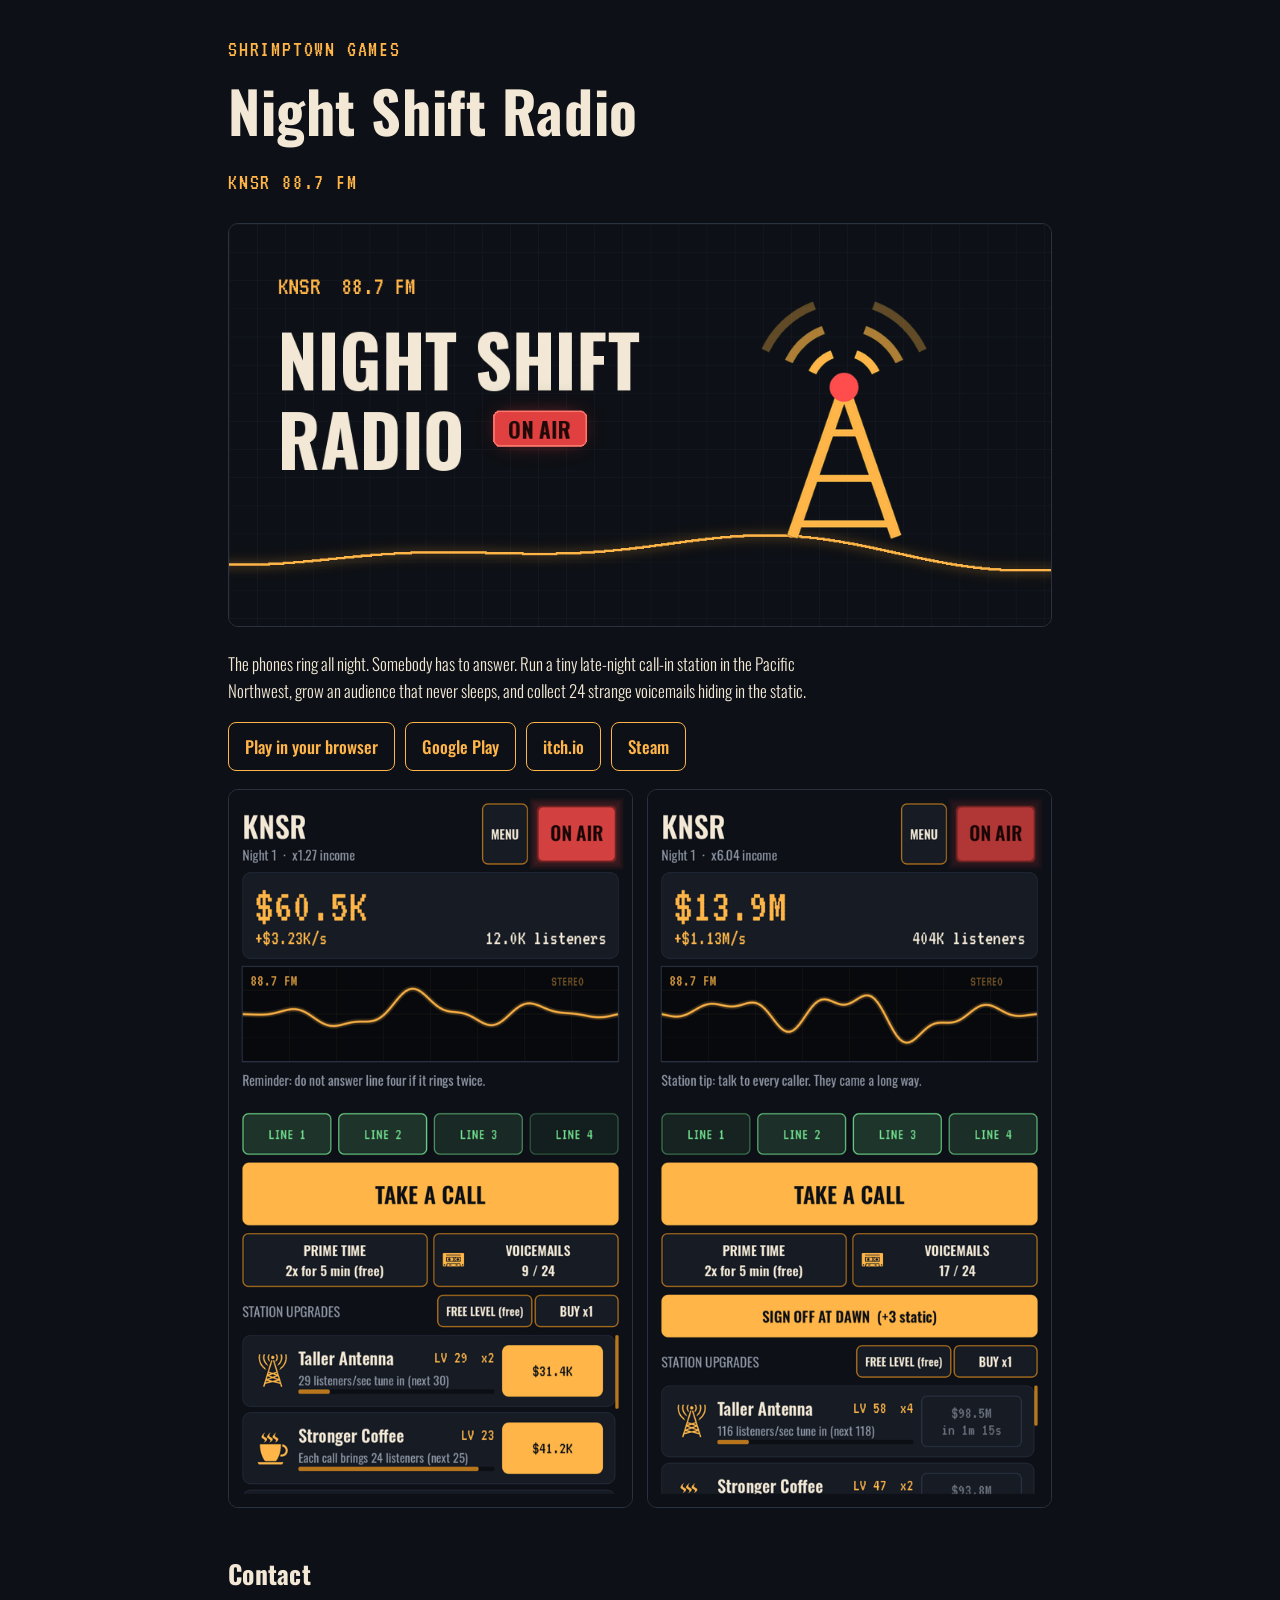
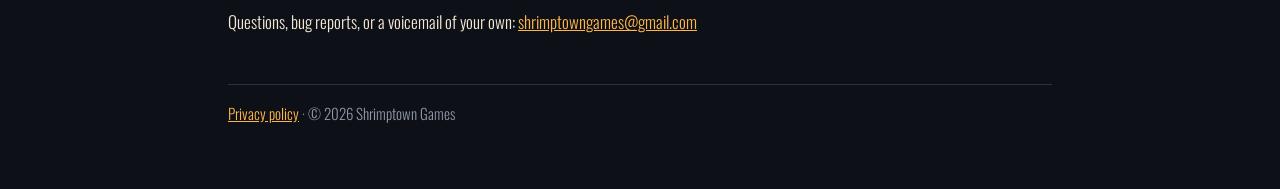
<file: index.html>
<!doctype html>
<html lang="en">
<head>
<meta charset="utf-8">
<meta name="viewport" content="width=device-width, initial-scale=1">
<title>Shrimptown Games</title>
<meta name="description" content="Shrimptown Games makes small, cozy-strange games. First up: Night Shift Radio, an idle game about running a late-night call-in radio station.">
<link rel="stylesheet" href="https://fonts.googleapis.com/css2?family=Oswald:wght@300;500;700&family=VT323&display=swap">
<link rel="stylesheet" href="style.css">
<link rel="icon" href="icon.png">
</head>
<body>
<div class="wrap">
<header>
  <div class="call">SHRIMPTOWN GAMES</div>
</header>
<main>
  <h1>Night Shift Radio</h1>
  <p class="call">KNSR 88.7 FM</p>
  <img class="banner" src="banner.png" alt="Night Shift Radio: a radio tower on the air at night">
  <p>The phones ring all night. Somebody has to answer. Run a tiny late-night call-in station in the Pacific Northwest, grow an audience that never sleeps, and collect 24 strange voicemails hiding in the static.</p>
  <div class="stores">
    <!-- Swap each href for the real store link once the game is live. Delete any you don't use. -->
    <a href="#">Play in your browser</a>
    <a href="#">Google Play</a>
    <a href="#">itch.io</a>
    <a href="#">Steam</a>
  </div>
  <div class="shots">
    <img src="shot1.png" alt="The station screen with phone lines lit and upgrades">
    <img src="shot2.png" alt="Sign Off at Dawn, ready to start the next night">
  </div>
  <h2>Contact</h2>
  <p>Questions, bug reports, or a voicemail of your own: <a href="mailto:shrimptowngames@gmail.com">shrimptowngames@gmail.com</a></p>
</main>
<footer>
  <a href="privacy.html">Privacy policy</a> · © 2026 Shrimptown Games
</footer>
</div>
</body>
</html>
</file>
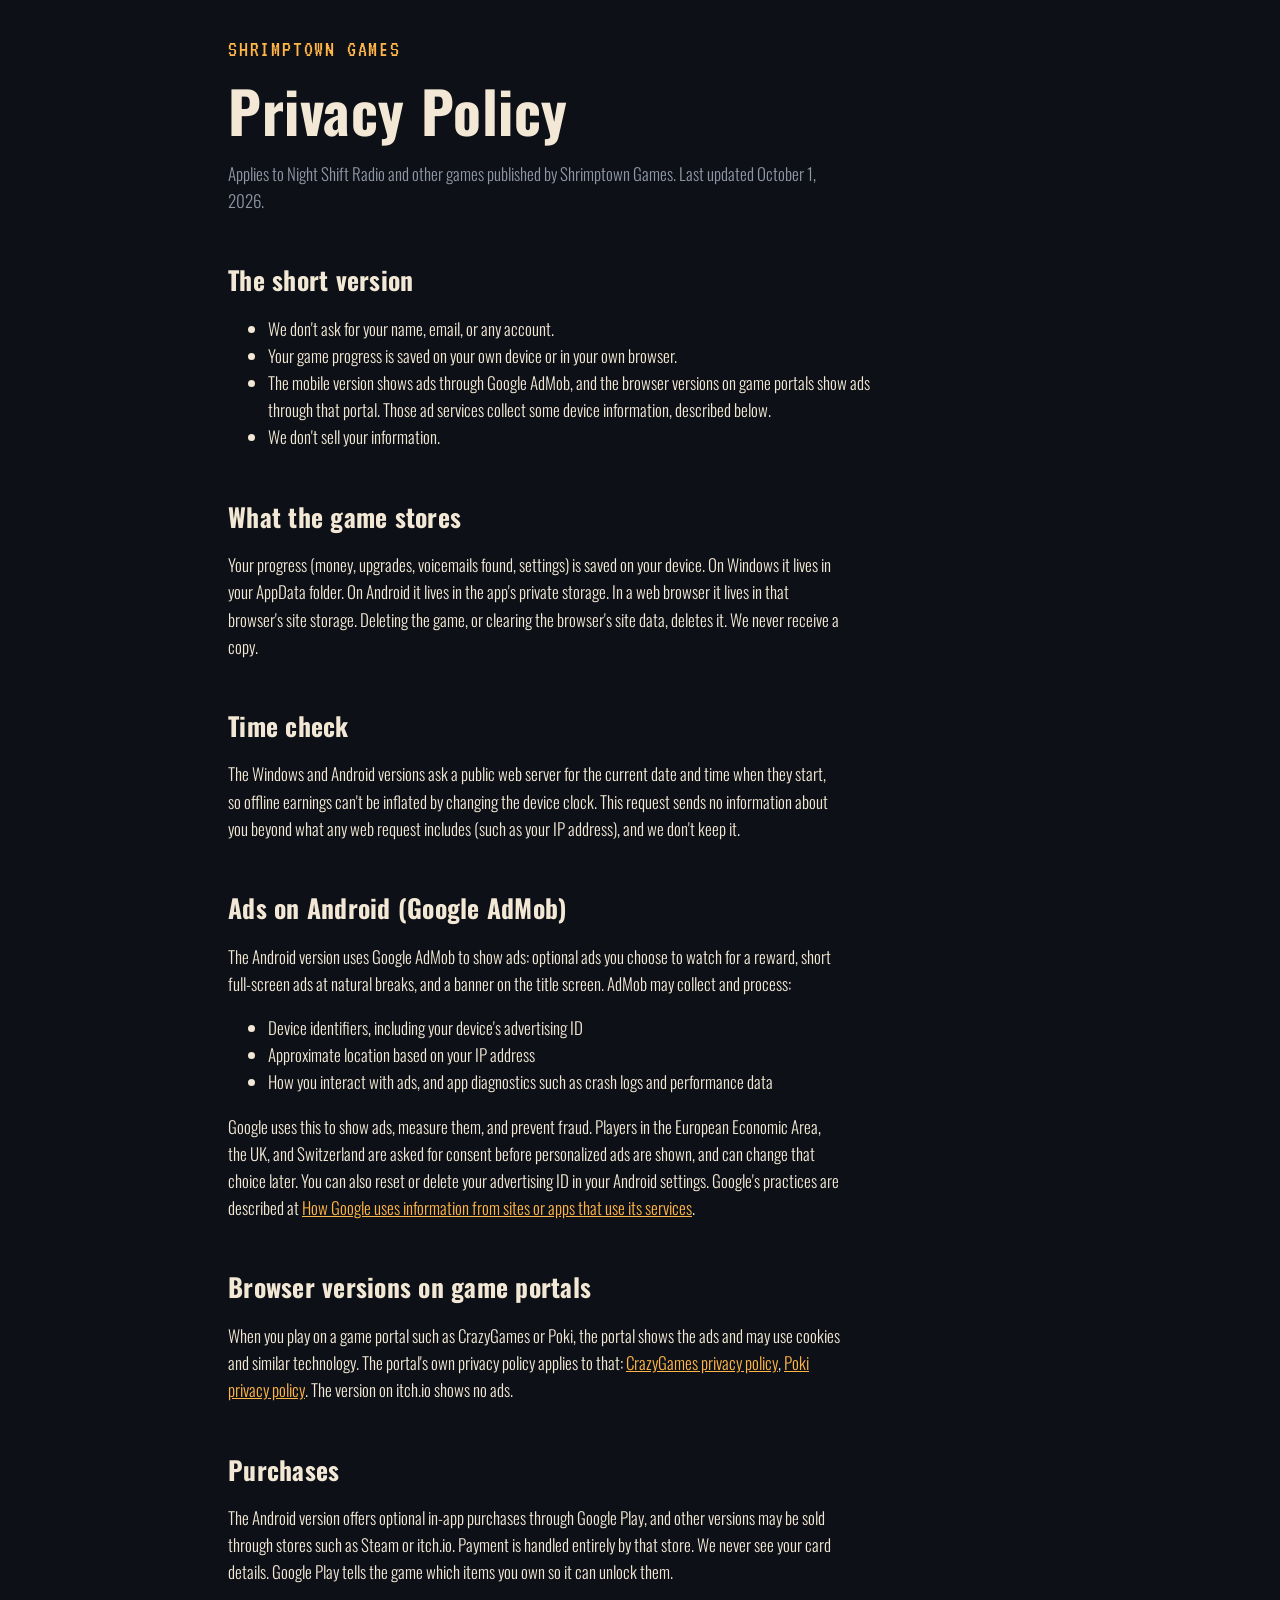
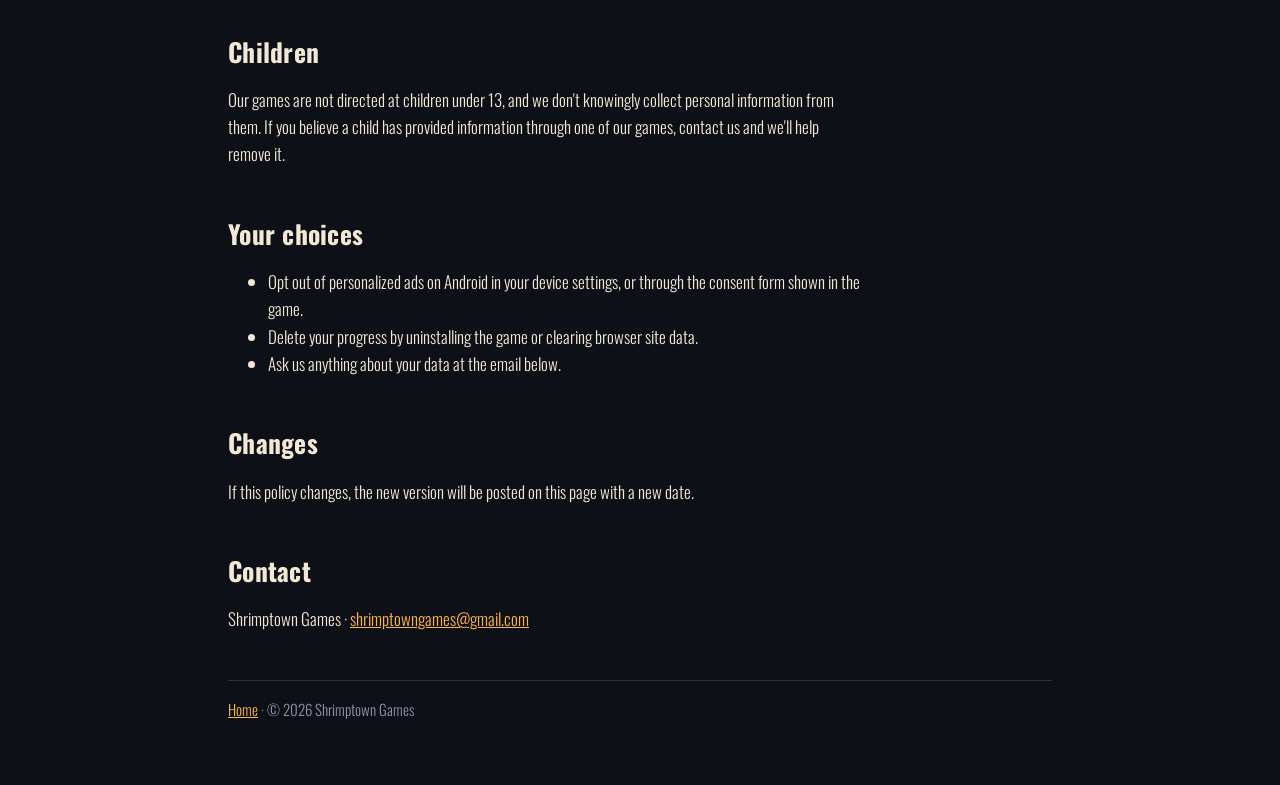
<file: privacy.html>
<!doctype html>
<html lang="en">
<head>
<meta charset="utf-8">
<meta name="viewport" content="width=device-width, initial-scale=1">
<title>Privacy Policy · Shrimptown Games</title>
<link rel="stylesheet" href="https://fonts.googleapis.com/css2?family=Oswald:wght@300;500;700&family=VT323&display=swap">
<link rel="stylesheet" href="style.css">
<link rel="icon" href="icon.png">
</head>
<body>
<div class="wrap">
<header><div class="call"><a href="index.html" style="text-decoration:none">SHRIMPTOWN GAMES</a></div></header>
<main>
<h1>Privacy Policy</h1>
<p class="dim">Applies to Night Shift Radio and other games published by Shrimptown Games. Last updated October 1, 2026.</p>

<h2>The short version</h2>
<ul>
<li>We don't ask for your name, email, or any account.</li>
<li>Your game progress is saved on your own device or in your own browser.</li>
<li>The mobile version shows ads through Google AdMob, and the browser versions on game portals show ads through that portal. Those ad services collect some device information, described below.</li>
<li>We don't sell your information.</li>
</ul>

<h2>What the game stores</h2>
<p>Your progress (money, upgrades, voicemails found, settings) is saved on your device. On Windows it lives in your AppData folder. On Android it lives in the app's private storage. In a web browser it lives in that browser's site storage. Deleting the game, or clearing the browser's site data, deletes it. We never receive a copy.</p>

<h2>Time check</h2>
<p>The Windows and Android versions ask a public web server for the current date and time when they start, so offline earnings can't be inflated by changing the device clock. This request sends no information about you beyond what any web request includes (such as your IP address), and we don't keep it.</p>

<h2>Ads on Android (Google AdMob)</h2>
<p>The Android version uses Google AdMob to show ads: optional ads you choose to watch for a reward, short full-screen ads at natural breaks, and a banner on the title screen. AdMob may collect and process:</p>
<ul>
<li>Device identifiers, including your device's advertising ID</li>
<li>Approximate location based on your IP address</li>
<li>How you interact with ads, and app diagnostics such as crash logs and performance data</li>
</ul>
<p>Google uses this to show ads, measure them, and prevent fraud. Players in the European Economic Area, the UK, and Switzerland are asked for consent before personalized ads are shown, and can change that choice later. You can also reset or delete your advertising ID in your Android settings. Google's practices are described at <a href="https://policies.google.com/technologies/partner-sites">How Google uses information from sites or apps that use its services</a>.</p>

<h2>Browser versions on game portals</h2>
<p>When you play on a game portal such as CrazyGames or Poki, the portal shows the ads and may use cookies and similar technology. The portal's own privacy policy applies to that: <a href="https://www.crazygames.com/privacy-policy">CrazyGames privacy policy</a>, <a href="https://poki.com/en/c/privacy-statement">Poki privacy policy</a>. The version on itch.io shows no ads.</p>

<h2>Purchases</h2>
<p>The Android version offers optional in-app purchases through Google Play, and other versions may be sold through stores such as Steam or itch.io. Payment is handled entirely by that store. We never see your card details. Google Play tells the game which items you own so it can unlock them.</p>

<h2>Children</h2>
<p>Our games are not directed at children under 13, and we don't knowingly collect personal information from them. If you believe a child has provided information through one of our games, contact us and we'll help remove it.</p>

<h2>Your choices</h2>
<ul>
<li>Opt out of personalized ads on Android in your device settings, or through the consent form shown in the game.</li>
<li>Delete your progress by uninstalling the game or clearing browser site data.</li>
<li>Ask us anything about your data at the email below.</li>
</ul>

<h2>Changes</h2>
<p>If this policy changes, the new version will be posted on this page with a new date.</p>

<h2>Contact</h2>
<p>Shrimptown Games · <a href="mailto:shrimptowngames@gmail.com">shrimptowngames@gmail.com</a></p>
</main>
<footer><a href="index.html">Home</a> · © 2026 Shrimptown Games</footer>
</div>
</body>
</html>
</file>
<file: style.css>
:root{--bg:#0d1016;--panel:#161b24;--edge:#2a3242;--cream:#f2e8d5;--dim:#8f97a6;--amber:#ffb547}
*{box-sizing:border-box}
body{margin:0;background:var(--bg);color:var(--cream);font:17px/1.6 "Oswald","Arial Narrow",system-ui,sans-serif;font-weight:300}
.wrap{max-width:860px;margin:0 auto;padding:32px 18px 64px}
a{color:var(--amber)}
h1,h2{font-weight:700;letter-spacing:.01em;line-height:1.1}
h1{font-size:clamp(2.2rem,7vw,3.6rem);margin:.2em 0}
h2{font-size:1.6rem;margin-top:2em}
.call{font-family:"VT323",monospace;color:var(--amber);font-size:1.4rem;letter-spacing:.08em}
.banner{width:100%;border-radius:10px;border:1px solid var(--edge)}
.shots{display:flex;gap:14px;flex-wrap:wrap}
.shots img{width:calc(50% - 7px);border-radius:10px;border:1px solid var(--edge)}
.stores{display:flex;flex-wrap:wrap;gap:10px;margin:18px 0}
.stores a{display:inline-block;padding:10px 16px;border:1px solid var(--amber);border-radius:8px;text-decoration:none;font-weight:500}
.dim{color:var(--dim)}
footer{margin-top:48px;color:var(--dim);font-size:15px;border-top:1px solid var(--edge);padding-top:16px}
main p,main li{max-width:68ch}
</file>
